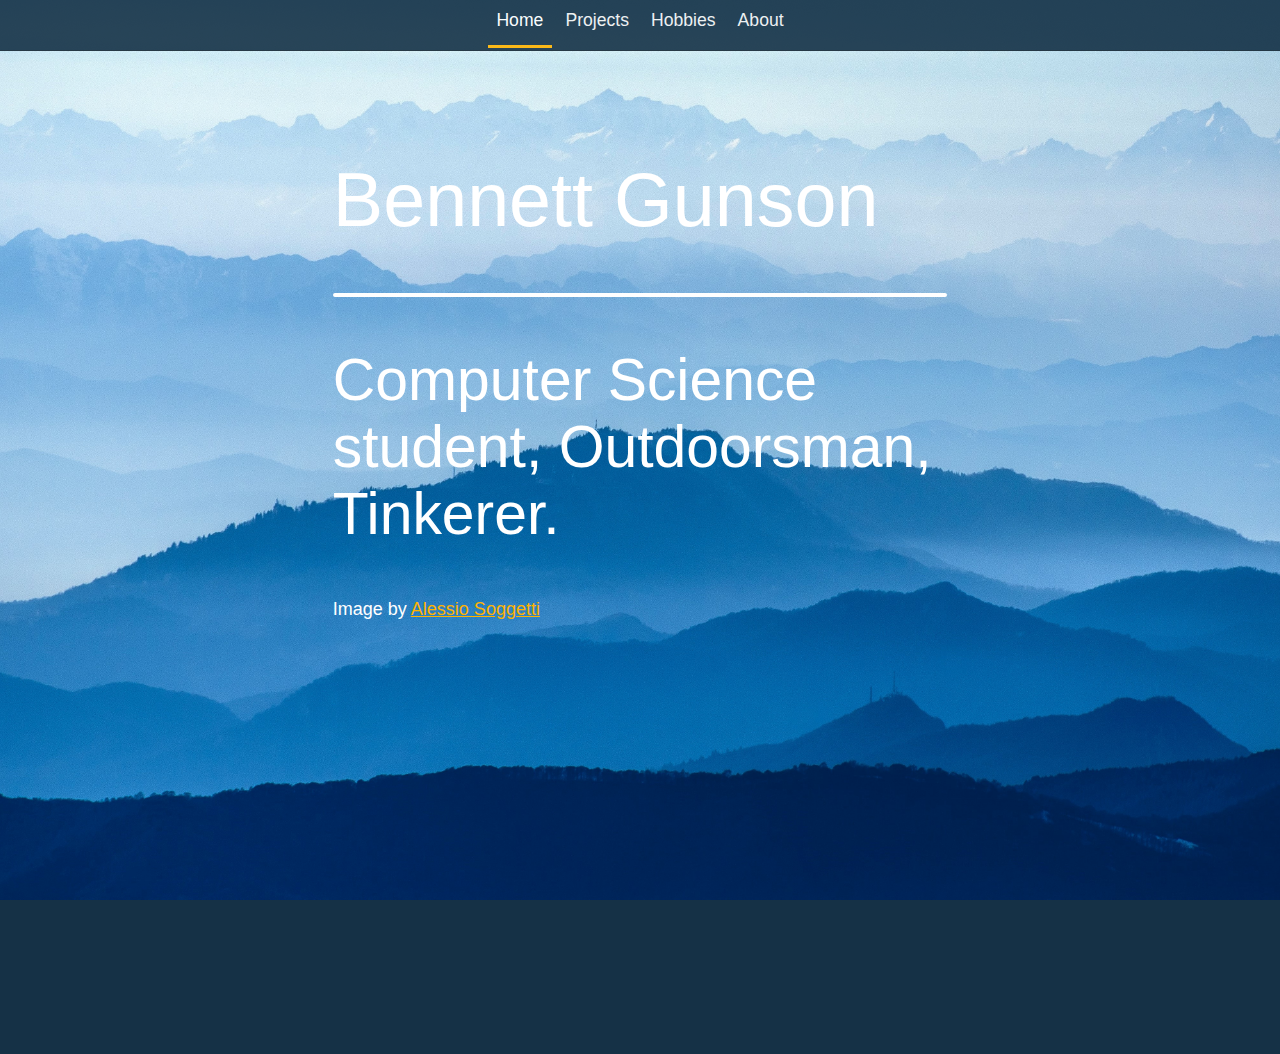
<file: index.html>
<!DOCTYPE html>
<html>
    <head>
        <title>Home</title>
        <link rel="stylesheet" href="css/portfolio.css"> 
        <meta name="viewport" content="width=device-width, initial-scale=1.0">  
    </head>

    <body>
        <nav>
            <a class="active" href="index.html">Home</a>
            <a href="projects.html">Projects</a>
            <a href="hobbies.html">Hobbies</a>
            <a href="about.html">About</a>
        </nav>
        
        <main class="container home">
            <div class="header">
                <!-- Main title (name) -->
                <h1 style="font-weight: 400;">Bennett Gunson</h1>
                <hr>
                <!-- Subtitle -->
                <h2 style="font-weight: 400; font-size: 4.6vw;">
                    Computer Science student, Outdoorsman, Tinkerer. 
                </h2>
                <p>Image by <a href="https://unsplash.com/@asoggetti">Alessio Soggetti</a></p>
            </div>
        </main>
        
    </body>

</html>
</file>
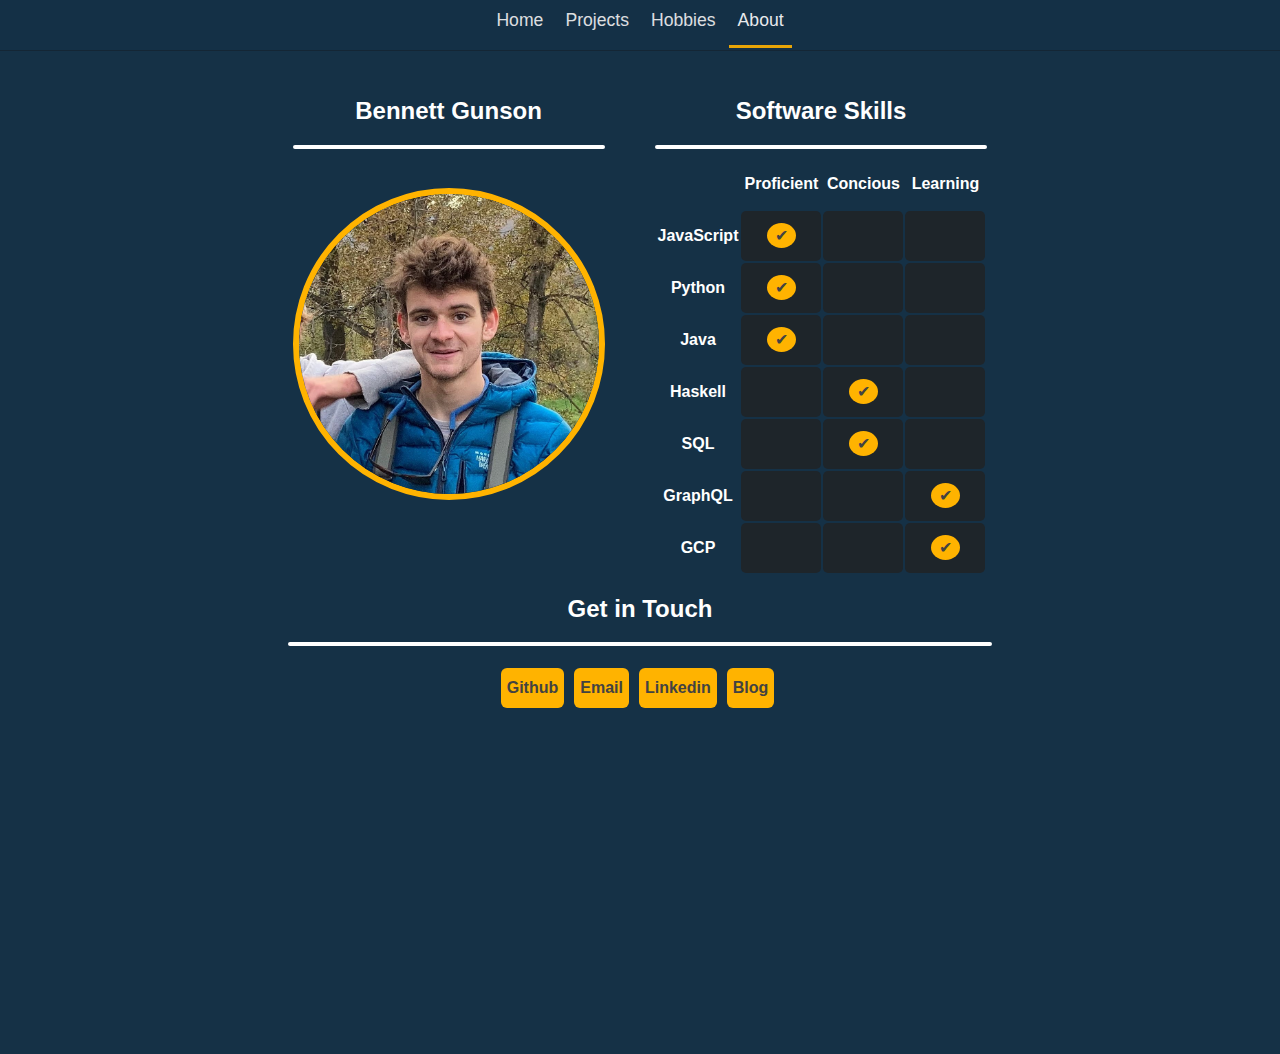
<file: about.html>
<!DOCTYPE html>
<html>

<head>
    <title>About</title>
    <link rel="stylesheet" href="css/portfolio.css">
    <meta name="viewport" content="width=device-width, initial-scale=1.0">
</head>

<body>
    <nav>
        <a href="index.html">Home</a>
        <a href="projects.html">Projects</a>
        <a href="hobbies.html">Hobbies</a>
        <a class="active" href="about.html">About</a>
    </nav>
    
    <main class="container">
        <div class="about-main">

            <!-- Name and photo -->
            <div style="text-align: center;">
                <h2>Bennett Gunson</h2>
                <hr>
                <img src="images/avatar.jpg" height="300" class="avatar">
            </div>

            <!-- Table highlighting software (language mostly) abilities -->
            <div style="text-align: center;">
                <h2>Software Skills</h2>
                <hr>
                <table style="margin: auto;">
                    <tbody>
                        <tr>
                            <td style="visibility: hidden;"></td>
                            <th>Proficient</th>
                            <th>Concious</th>
                            <th>Learning</th>
                        </tr>
                        <tr>
                            <th>JavaScript</th>
                            <td><span class="table-check">&#10004;</span></td>
                            <td>&nbsp;</td>
                            <td>&nbsp;</td>
                        </tr>
                        <tr>
                            <th>Python</th>
                            <td><span class="table-check">&#10004;</span></td>
                            <td>&nbsp;</td>
                            <td>&nbsp;</td>
                        </tr>
                        <tr>
                            <th>Java</th>
                            <td><span class="table-check">&#10004;</span></td>
                            <td>&nbsp;</td>
                            <td>&nbsp;</td>
                        </tr>
                        <tr>
                            <th>Haskell</th>
                            <td>&nbsp;</td>
                            <td><span class="table-check">&#10004;</span></td>
                            <td>&nbsp;</td>
                        </tr>
                        <tr>
                            <th>SQL</th>
                            <td>&nbsp;</td>
                            <td><span class="table-check">&#10004;</span></td>
                            <td>&nbsp;</td>
                        </tr>
                        <tr>
                            <th>GraphQL</th>
                            <td>&nbsp;</td>
                            <td>&nbsp;</td>
                            <td><span class="table-check">&#10004;</span></td>
                        </tr>
                        <tr>
                            <th>GCP</th>
                            <td>&nbsp;</td>
                            <td>&nbsp;</td>
                            <td><span class="table-check">&#10004;</span></td>
                        </tr>
                    </tbody>
                </table>
            </div>
        </div>

        <!-- Contact info as a styled list -->
        <div style="text-align: center;">
            <h2>Get in Touch</h2>
            <hr style="max-width: 700px;">
            <ul class="styled-list" style="justify-content: center;">
                <li><a href="https://github.com/bgunson">Github</a></li>
                <li><a href="mailto:bengunson@gmail.com">Email</a></li>
                <li><a href="https://www.linkedin.com/in/bennett-gunson/">Linkedin</a></li>
                <li><a href="https://bengunson.me/blog">Blog</a></li>
            </ul>
        </div>

    </main>

</body>

</html>
</file>
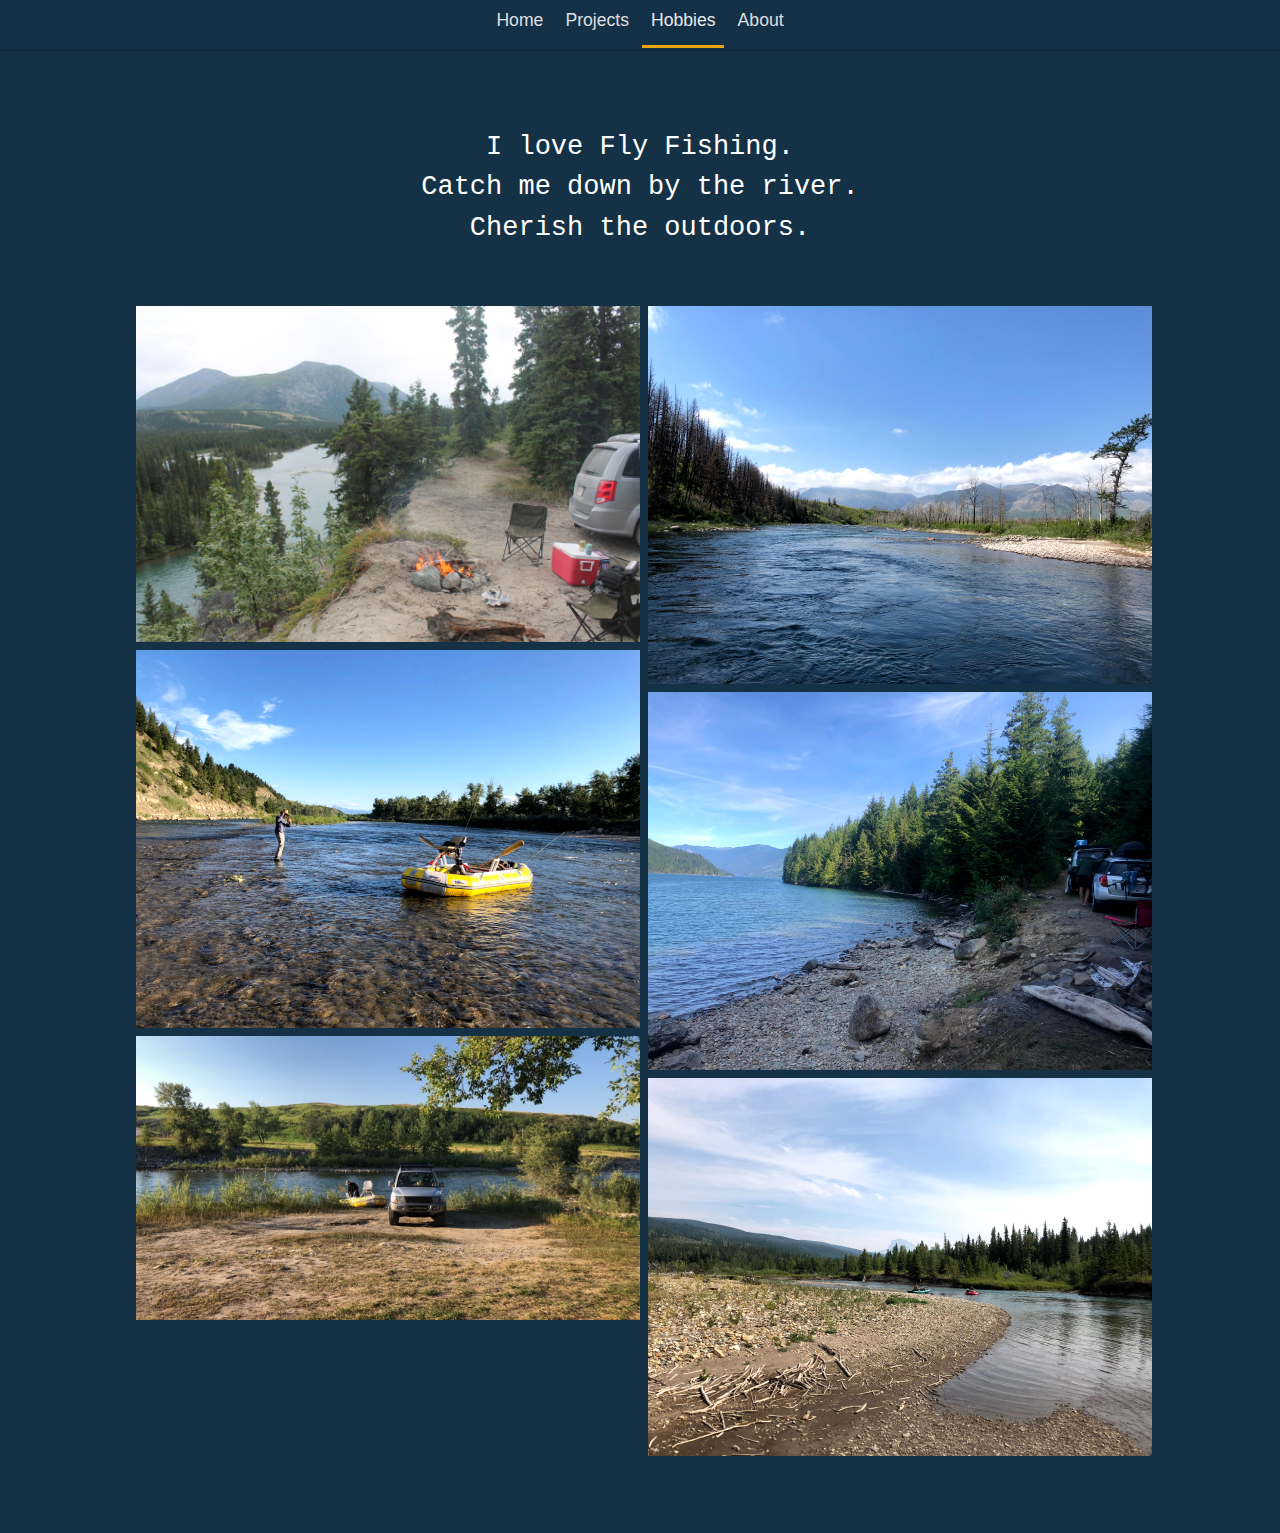
<file: hobbies.html>
<!DOCTYPE html>
<html>

<head>
    <title>Hobbies</title>
    <link rel="stylesheet" href="css/portfolio.css">
    <meta name="viewport" content="width=device-width, initial-scale=1.0">
</head>

<body>
    <nav>
        <a href="index.html">Home</a>
        <a href="projects.html">Projects</a>
        <a class="active" href="hobbies.html">Hobbies</a>
        <a href="about.html">About</a>
    </nav>
    
    <main class="container">

        <!-- A little haiku  -->
        <div style="text-align: center; margin: 50px 0; font-family:'Courier New', Courier, monospace;">
            <p style="font-size: 3vh">I love Fly Fishing.</p>
            <p style="font-size: 3vh">Catch me down by the river.</p>
            <p style="font-size: 3vh">Cherish the outdoors.</p>
        </div>

        <!-- Image gallery to visually describe hobbies, responsive grid -->
        <div class="gallery-row">
            <div class="gallery-col">
                <img src="images/hobbies1.JPG">
                <img src="images/hobbies2.jpg">
                <img src="images/hobbies3.JPG">
            </div>
            <div class="gallery-col">
                <img src="images/hobbies4.jpg">
                <img src="images/hobbies5.jpg">
                <img src="images/hobbies6.jpg">
            </div>
        </div>

    </main>

</body>

</html>
</file>
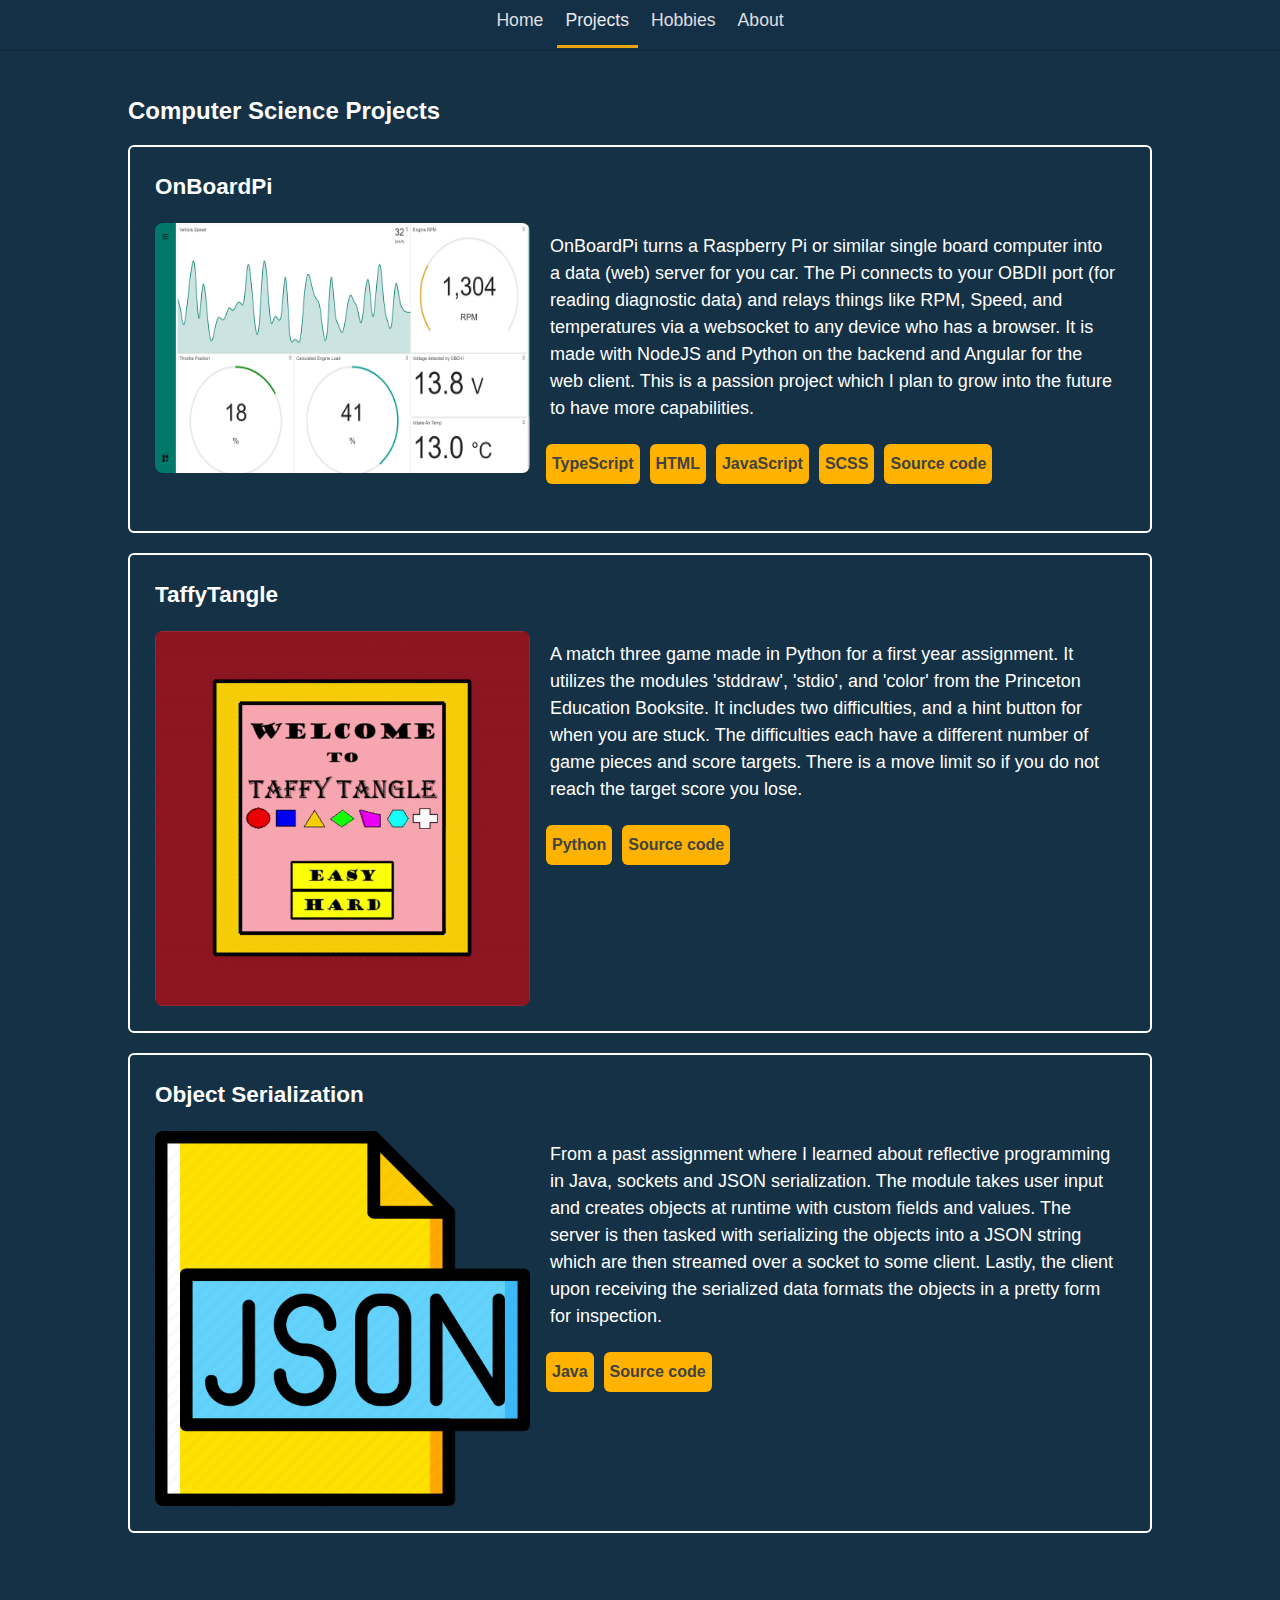
<file: projects.html>
<!DOCTYPE html>
<html>
    <head>
        <title>Projects</title>
        <link rel="stylesheet" href="css/portfolio.css"> 
        <meta name="viewport" content="width=device-width, initial-scale=1.0">  
    </head>

    <body>
        <nav>
            <a href="index.html">Home</a>
            <a class="active" href="projects.html">Projects</a>
            <a href="hobbies.html">Hobbies</a>
            <a href="about.html">About</a>
        </nav>
        
        <main class="container">
            <h2>Computer Science Projects</h2>

            <!-- Project 1 -->
            <div class="card">
                <h3>OnBoardPi</h3>
                <div class="card-content">
                    <img src="images/onboardpi.png" class="project-img landscape" alt="OnBoardPi">
                    <div>
                        <p class="project-desc">
                            OnBoardPi turns a Raspberry Pi or similar single board computer into a data (web) server for you car.
                            The Pi connects to your OBDII port (for reading diagnostic data) and relays things like RPM, Speed, and temperatures
                            via a websocket to any device who has a browser. It is made with NodeJS and Python on the backend and Angular for the
                            web client. This is a passion project which I plan to grow into the future to have more capabilities.
                        </p>

                        <!-- List of used languages and source code link -->
                        <ul class="styled-list">
                            <li>TypeScript</li>
                            <li>HTML</li>
                            <li>JavaScript</li>
                            <li>SCSS</li>
                            <li>
                                <a href="https://github.com/bgunson/onboardpi">Source code</a>
                            </li>
                        </ul>
                    </div>
                </div>
            </div>

            <!-- Project 2 -->
            <div class="card">
                <h3>TaffyTangle</h3>
                <div class="card-content">
                    <img src="images/taffytangle.gif" class="project-img" alt="OnBoardPi">
                    <div>
                        <p class="project-desc">
                            A match three game made in Python for a first year assignment. It utilizes the modules 'stddraw', 'stdio', and 'color' 
                            from the Princeton Education Booksite. It includes two difficulties, and a hint button for when you are stuck. 
                            The difficulties each have a different number of game pieces and score targets. There is a move limit so if you do not reach the target score you lose.
                        </p>

                        <!-- List of used languages and source code link -->
                        <ul class="styled-list">
                            <li>
                                Python
                            </li>
                            <li>
                                <a href="https://github.com/bgunson/taffytangle">Source code</a>
                            </li>
                        </ul>
                    </div> 
                </div>
            </div>

            <!-- Project 3 -->
            <div class="card">
                <h3>Object Serialization</h3>
                <div class="card-content">
                    <img src="images/json.png" class="project-img" alt="OnBoardPi">
                    <div>
                        <p class="project-desc">
                            From a past assignment where I learned about reflective programming in Java, sockets and JSON serialization.
                            The module takes user input and creates objects at runtime with custom fields and values. The server is then tasked
                            with serializing the objects into a JSON string which are then streamed over a socket to some client.
                            Lastly, the client upon receiving the serialized data formats the objects in a pretty form for inspection.
                        </p>
                        
                        <!-- List of used languages and source code link -->
                        <ul class="styled-list">
                            <li>Java</li>
                            <li>
                                <a href="https://github.com/bgunson/object-serialization">Source code</a>
                            </li>
                        </ul>
                    </div>
                </div>
            </div>
        </main>
        
    </body>

</html>
</file>
<file: css/portfolio.css>
:root {
    --primary: rgb(21, 49, 70);
    --accent: #ffb300;
}

/* Start global styles */

html, body {
    padding: 0;
    margin: 0;
    font-family: -apple-system, BlinkMacSystemFont, Segoe UI, Roboto, Oxygen,
        Ubuntu, Cantarell, Fira Sans, Droid Sans, Helvetica Neue, sans-serif;
    overflow-x: hidden;
}

body {
    background-color: var(--primary);
    color: white;
}

p {
    margin: 0px;
    font-size: 2vmin;
    line-height: 150%;
}

a {
    color: var(--accent)
}

h1 {
    font-size: 5.9vw;
}

h3 {
    font-size: 2.5vh;
}

hr {
    border: 2px solid white;
    border-radius: 6px;
}

.container {
    overflow: hidden;
    padding: 6% 10vw;
    min-height: 100vh;
    justify-content: center;
    align-items: center; 
}

.header {
    margin: 5em 20%;
}

/* Start nav styles */

nav {
    z-index: 99;
    border-bottom: 1px solid rgb(20, 38, 51);
    background-color: var(--primary);
    position: fixed;
    text-align: center;
    width: 100%;
    height: 40px;
    padding-top: 10px;
    opacity: 0.9;
}

nav a {
    color: #f2f2f2;
    text-align: center;
    min-height: 6vh;
    padding: 15px 0.5em;
    text-decoration: none; 
    font-size: 1.1em;
}

nav a:hover {
    background-color: #ddd;
    top: 10px;
    color: black;
    transition: all ease 0.5s;
}

nav a.active {
    border-bottom: 3px solid var(--accent);
    color: white;
}   

/* Start home page (index) styles */

.home {
    background-image: url("../images/home-bg.jpg");
    background-attachment: fixed;
    background-position: center;
    background-repeat: no-repeat;
    background-size: cover;
}

/* Start projects styles */

.card {
    border: 2px solid white;
    border-radius: 6px;
    padding: 5px 25px 25px 25px;
    margin: 20px 0;
}

.card-content {
    display: flex;
}


.project-img {
    border-radius: 8px;
    max-width: 375px;
    width: 100%;
    height: auto;
    margin-right: 10px;
}

.project-desc {
    margin: 10px
}  

.landscape {
    max-height: 250px;
    /* margin-top: 50%; */
}

/* Start list styles */

.styled-list {
    list-style-type: none;
    margin-right: 5px;
    box-sizing: border-box;
    padding: 1px;
    display: flex;
    flex-wrap: wrap;
    line-height: 2.5rem;
}

.styled-list li {
    margin: 5px;
    background-color: var(--accent);
    padding: 0 6px;
    border-radius: 6px;
    font-weight: 600;
    color: #424242; 
}

.styled-list a {
    font-weight: 600;
    text-decoration: none;
    color: #424242;
}

/* Start hobbies styles */

.gallery-row {
    width: 100%;
    justify-content: center;
    display: flex;
    flex-wrap: wrap;
    padding: 0 4px;
}
  
.gallery-col {
    flex: 25%;
    max-width: 50%;
    padding: 0 4px;
}
  
.gallery-col img {
    margin-top: 8px;
    vertical-align: middle;
    width: 100%;
}

.gallery-col img:hover {
    transform: scale(1.1);
    transition: all ease 0.25s;
}

/* Start about styles */

.about-main {
    justify-content: center;
    display: flex;
    gap: 50px;
}

.avatar {
    border-radius: 50%;
    margin-top: 10%;
    border: 6px solid var(--accent);
}


td {
    border-radius: 5px;
    text-align: center;
    background-color: #212121bf;
    padding: 10px;
    height: 30px;
    min-width: 60px
}

.table-check {
    color: #424242;
    padding: 4px 8px;
    background-color: var(--accent);
    border-radius: 50%;
}

/* Start medis queries */

@media screen and (max-width: 800px) {
    .gallery-col {
      flex: 50%;
      max-width: 50%;
    }
}
  
@media screen and (max-width: 600px) {
    .gallery-col {
      flex: 100%;
      max-width: 100%;
    }

    .about-main {
        flex-direction: column;
    }
}

@media screen and (max-width: 1024px) { 

    .container {
        padding: 20% 5%;
    }

    p {
        font-size: 3.2vmin;
    }

    .project-img {
        width: 100%;
        height: auto;
        margin-right: 0px;
        align-self: center;
    }

    .styled-list {
        align-items: center;
        justify-content: center;
    }

    .card-content {
        flex-direction: column;
    }
}
</file>
